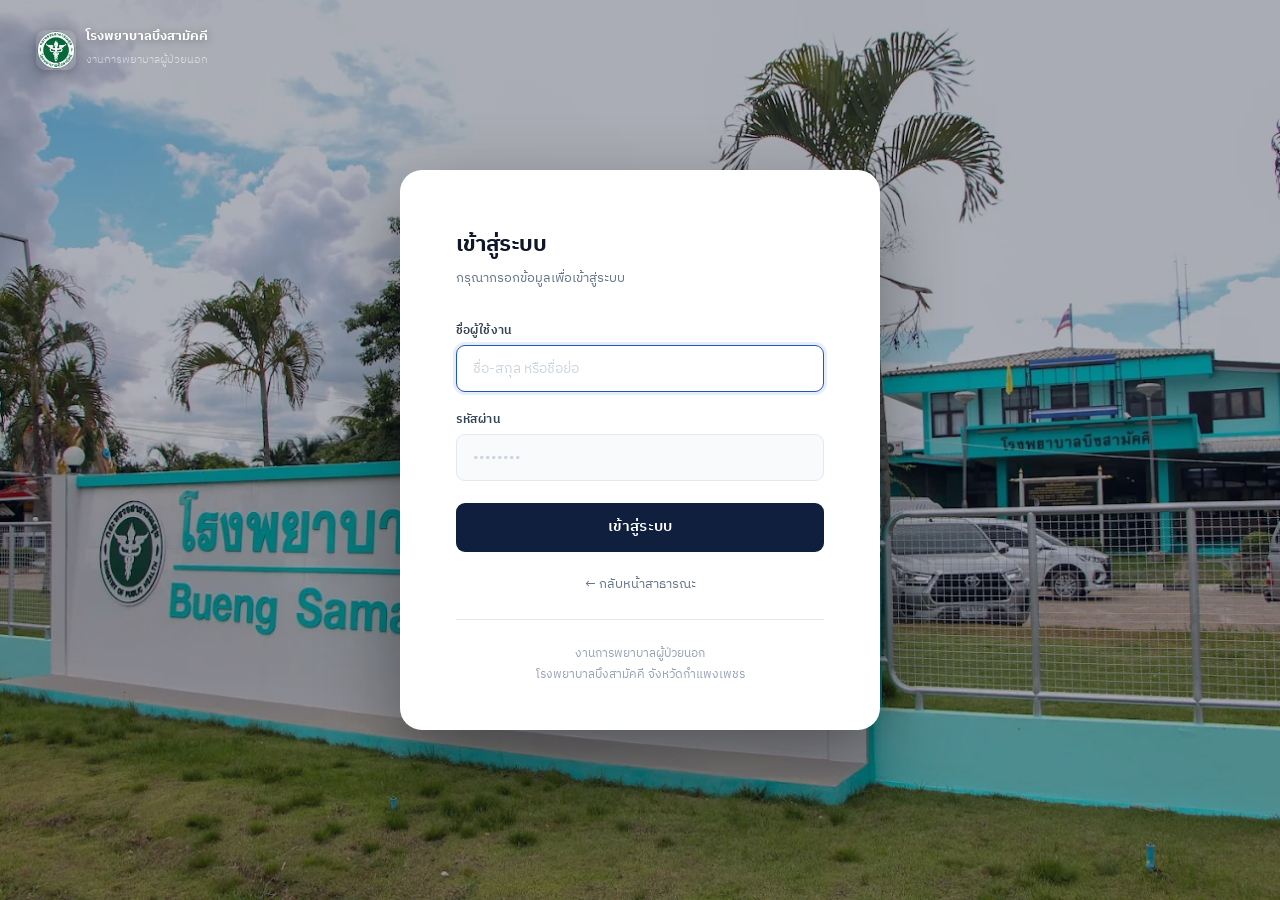
<file: login.html>
<!DOCTYPE html>
<html lang="th">
<head>
  <meta charset="UTF-8">
  <meta name="viewport" content="width=device-width,initial-scale=1">
  <title>เข้าสู่ระบบ — งานการพยาบาลผู้ป่วยนอก</title>
  <link rel="preconnect" href="https://fonts.googleapis.com">
  <link href="https://fonts.googleapis.com/css2?family=IBM+Plex+Sans+Thai:wght@300;400;500;600;700&family=Sarabun:wght@300;400;500;600;700&display=swap" rel="stylesheet">
  <style>
    *,*::before,*::after{box-sizing:border-box;margin:0;padding:0}
    :root{
      --primary:#1E56C4;--primary-dark:#0F1F3D;
      --red:#DC2626;
      --text:#0F172A;--text2:#334155;--text3:#64748B;
      --border:#E2E8F0;
    }
    html,body{height:100%}
    body{
      font-family:"IBM Plex Sans Thai","Sarabun",sans-serif;
      min-height:100vh;
      background:url('component/hospital.jpg') center/cover no-repeat fixed;
      display:flex;align-items:center;justify-content:center;
      position:relative;
    }
    /* overlay เพื่อให้รูปไม่จ้าเกินไป */
    body::after{
      content:"";position:fixed;inset:0;
      background:rgba(5,15,40,.32);
      pointer-events:none;z-index:0;
    }

    /* Logo มุมบนซ้าย */
    .page-brand{
      position:fixed;top:1.75rem;left:2.25rem;z-index:10;
      display:flex;align-items:center;gap:10px;
    }
    .page-brand img{
      width:40px;height:40px;border-radius:9px;object-fit:cover;
      box-shadow:0 2px 12px rgba(0,0,0,.3);
    }
    .page-brand-text strong{
      display:block;font-size:13px;font-weight:700;color:#fff;
      text-shadow:0 1px 8px rgba(0,0,0,.4);line-height:1.3;
    }
    .page-brand-text span{font-size:10.5px;color:rgba(255,255,255,.6);font-weight:300}

    /* Card */
    .login-wrap{
      position:relative;z-index:1;
      width:100%;
      display:flex;align-items:center;justify-content:center;
      padding:2rem 1.5rem;
    }
    .login-card{
      background:#fff;border-radius:22px;
      box-shadow:0 32px 80px rgba(0,0,0,.4);
      width:100%;max-width:480px;
      padding:3.5rem 3.5rem 2.75rem;
      animation:cardIn .45s cubic-bezier(.22,.68,0,1.08) both;
    }
    @keyframes cardIn{from{opacity:0;transform:translateY(22px) scale(.97)}to{opacity:1;transform:none}}

    .card-title{font-size:22px;font-weight:700;color:var(--text);margin-bottom:5px;letter-spacing:-.02em}
    .card-sub{font-size:13px;color:var(--text3);margin-bottom:2rem;line-height:1.6}

    .form-group{margin-bottom:1.1rem}
    label{display:block;font-size:12px;font-weight:600;color:var(--text2);margin-bottom:5px;letter-spacing:.01em}
    input[type=text],input[type=password]{
      width:100%;padding:.7rem 1rem;
      border:1.5px solid var(--border);border-radius:9px;
      font-family:inherit;font-size:14px;color:var(--text);
      outline:none;transition:border .15s,box-shadow .15s,background .15s;
      background:#F8FAFC;
    }
    input:focus{border-color:var(--primary);box-shadow:0 0 0 3px rgba(30,86,196,.1);background:#fff}
    input::placeholder{color:#CBD5E1;font-size:13.5px}

    .btn-login{
      width:100%;padding:.78rem;margin-top:.25rem;
      background:var(--primary-dark);color:#fff;
      border:none;border-radius:9px;
      font-family:inherit;font-size:14.5px;font-weight:600;
      cursor:pointer;transition:all .2s;letter-spacing:.01em;
    }
    .btn-login:hover{background:#162d5a;transform:translateY(-1px);box-shadow:0 6px 20px rgba(15,31,61,.4)}
    .btn-login:active{transform:none;background:#0a1a38}

    .error-msg{
      display:none;background:#FEF2F2;border:1px solid #FECACA;
      color:var(--red);font-size:12.5px;padding:.55rem .85rem;
      border-radius:8px;margin-bottom:.9rem;
      align-items:center;gap:6px;
    }
    .error-msg.show{display:flex}
    .error-msg svg{width:14px;height:14px;flex-shrink:0}

    .back-link{
      display:block;text-align:center;margin-top:1.4rem;
      font-size:12.5px;color:var(--text3);text-decoration:none;transition:color .15s;
    }
    .back-link:hover{color:var(--primary)}

    .card-divider{height:1px;background:var(--border);margin:1.5rem 0}
    .card-footer{text-align:center;font-size:11.5px;color:#94A3B8;line-height:1.8}
  </style>
</head>
<body>

  <!-- Logo มุมบนซ้าย -->
  <div class="page-brand">
    <img src="component/logobuenggif.png" alt="logo">
    <div class="page-brand-text">
      <strong>โรงพยาบาลบึงสามัคคี</strong>
      <span>งานการพยาบาลผู้ป่วยนอก</span>
    </div>
  </div>

  <div class="login-wrap">
    <div class="login-card">
      <div class="card-title">เข้าสู่ระบบ</div>
      <div class="card-sub">กรุณากรอกข้อมูลเพื่อเข้าสู่ระบบ</div>

      <div id="error-msg" class="error-msg">
        <svg viewBox="0 0 24 24" fill="none" stroke="currentColor" stroke-width="2">
          <circle cx="12" cy="12" r="10"/><line x1="12" y1="8" x2="12" y2="12"/><line x1="12" y1="16" x2="12.01" y2="16"/>
        </svg>
        <span id="error-text"></span>
      </div>

      <form onsubmit="doLogin(event)">
        <div class="form-group">
          <label for="username">ชื่อผู้ใช้งาน</label>
          <input type="text" id="username" placeholder="ชื่อ-สกุล หรือชื่อย่อ" maxlength="30" required autofocus autocomplete="username">
        </div>
        <div class="form-group">
          <label for="password">รหัสผ่าน</label>
          <input type="password" id="password" placeholder="••••••••" required autocomplete="current-password">
        </div>
        <button type="submit" class="btn-login">เข้าสู่ระบบ</button>
      </form>

      <a class="back-link" href="index.html">← กลับหน้าสาธารณะ</a>

      <div class="card-divider"></div>
      <div class="card-footer">
        งานการพยาบาลผู้ป่วยนอก<br>โรงพยาบาลบึงสามัคคี จังหวัดกำแพงเพชร
      </div>
    </div>
  </div>

  <script>
    const PASS = '14135';

    if (sessionStorage.getItem('opd-auth') === '1') {
      window.location.href = 'staff.html';
    }

    function doLogin(e) {
      e.preventDefault();
      const name = document.getElementById('username').value.trim();
      const pass = document.getElementById('password').value;
      const errEl = document.getElementById('error-msg');
      const errTxt = document.getElementById('error-text');

      errEl.classList.remove('show');

      if (!name) {
        errTxt.textContent = 'กรุณาใส่ชื่อผู้ใช้งาน';
        errEl.classList.add('show'); return;
      }
      if (pass !== PASS) {
        errTxt.textContent = 'รหัสผ่านไม่ถูกต้อง';
        errEl.classList.add('show'); return;
      }

      sessionStorage.setItem('opd-auth', '1');
      sessionStorage.setItem('opd-user', name);
      window.location.href = 'staff.html';
    }
  </script>
</body>
</html>
</file>
